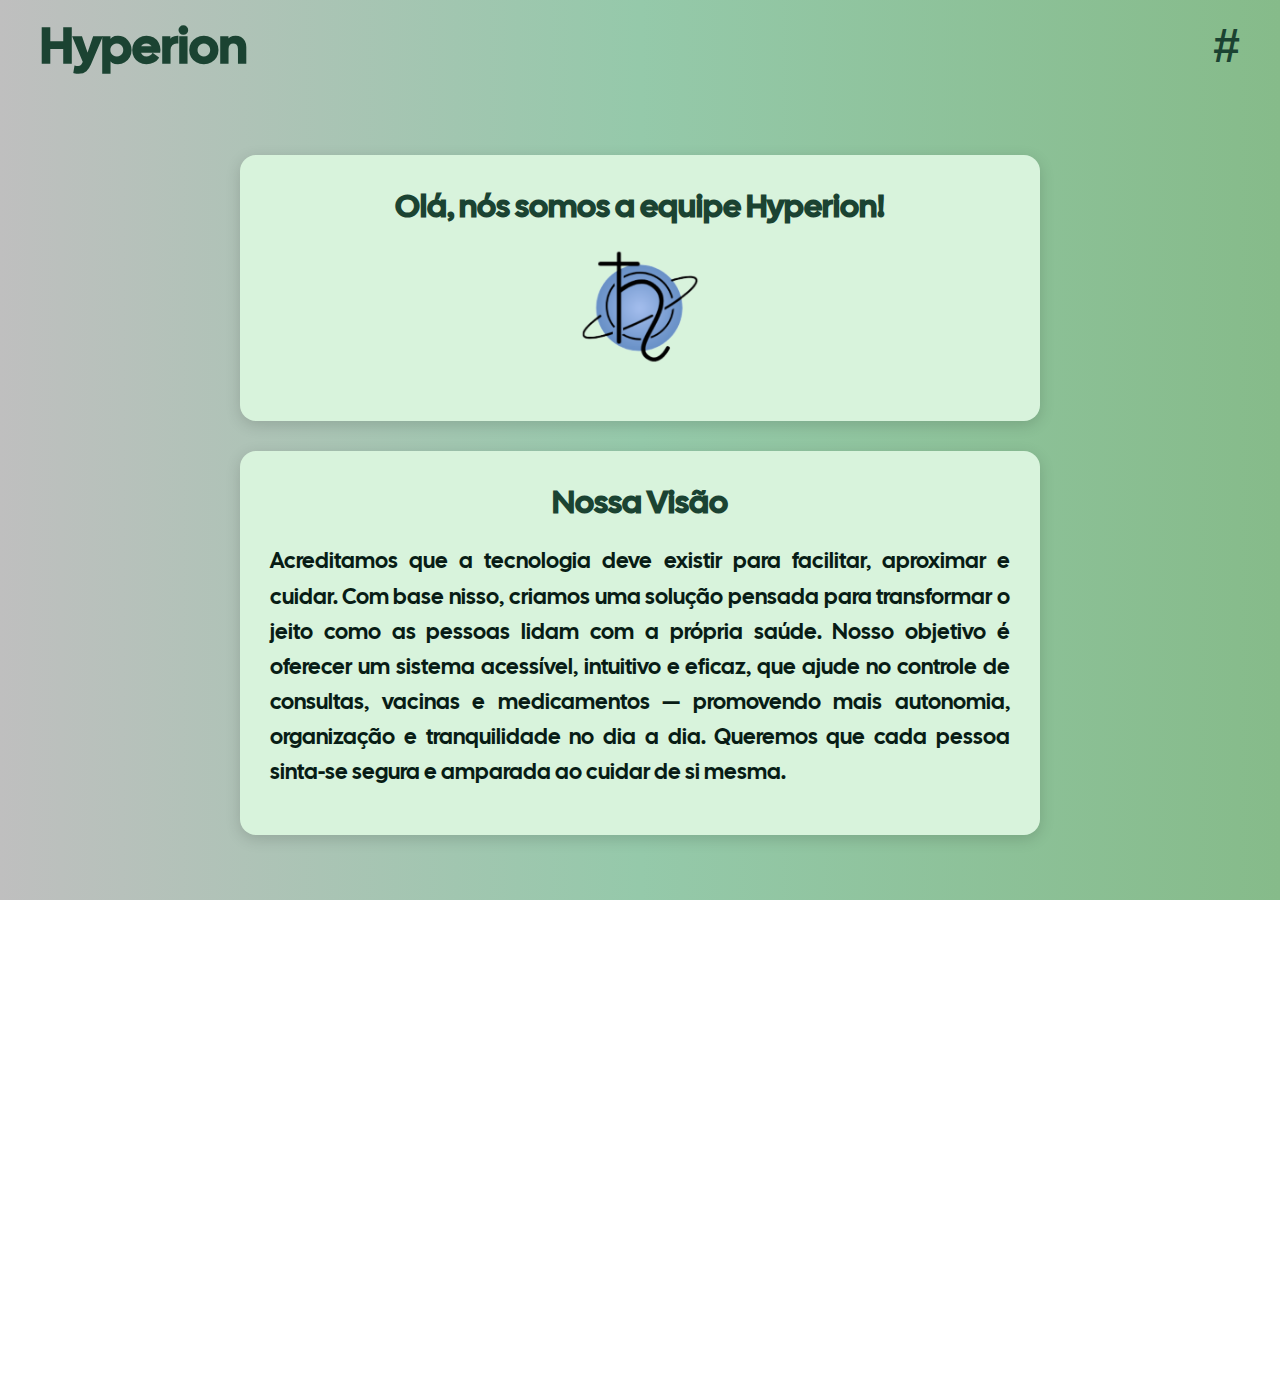
<file: index.html>
<!DOCTYPE html>
<html lang="pt-br">
<head>
    <meta charset="UTF-8">
    <meta http-equiv="X-UA-Compatible" content="IE=edge">
    <meta name="viewport" content="width=device-width, initial-scale=1.0">
    <title>Redirecionando...</title>
    <script>
        function redirecionar() {
            // Defina o URL para o qual você deseja redirecionar
            var urlDestino = "./home/index.html"; // Substitua pelo URL desejado

            // Redireciona o usuário para o novo URL
            window.location.href = urlDestino;
        }

        // Chama a função de redirecionamento assim que a página carrega
        window.onload = redirecionar;

        // Opcional: Defina um tempo limite para o redirecionamento (em milissegundos)
        setTimeout(redirecionar, 5000); // Redireciona após 5 segundos
    </script>
</head>
<body>
    <p>Você será redirecionado em breve...</p>
    </body>
</html>
</file>
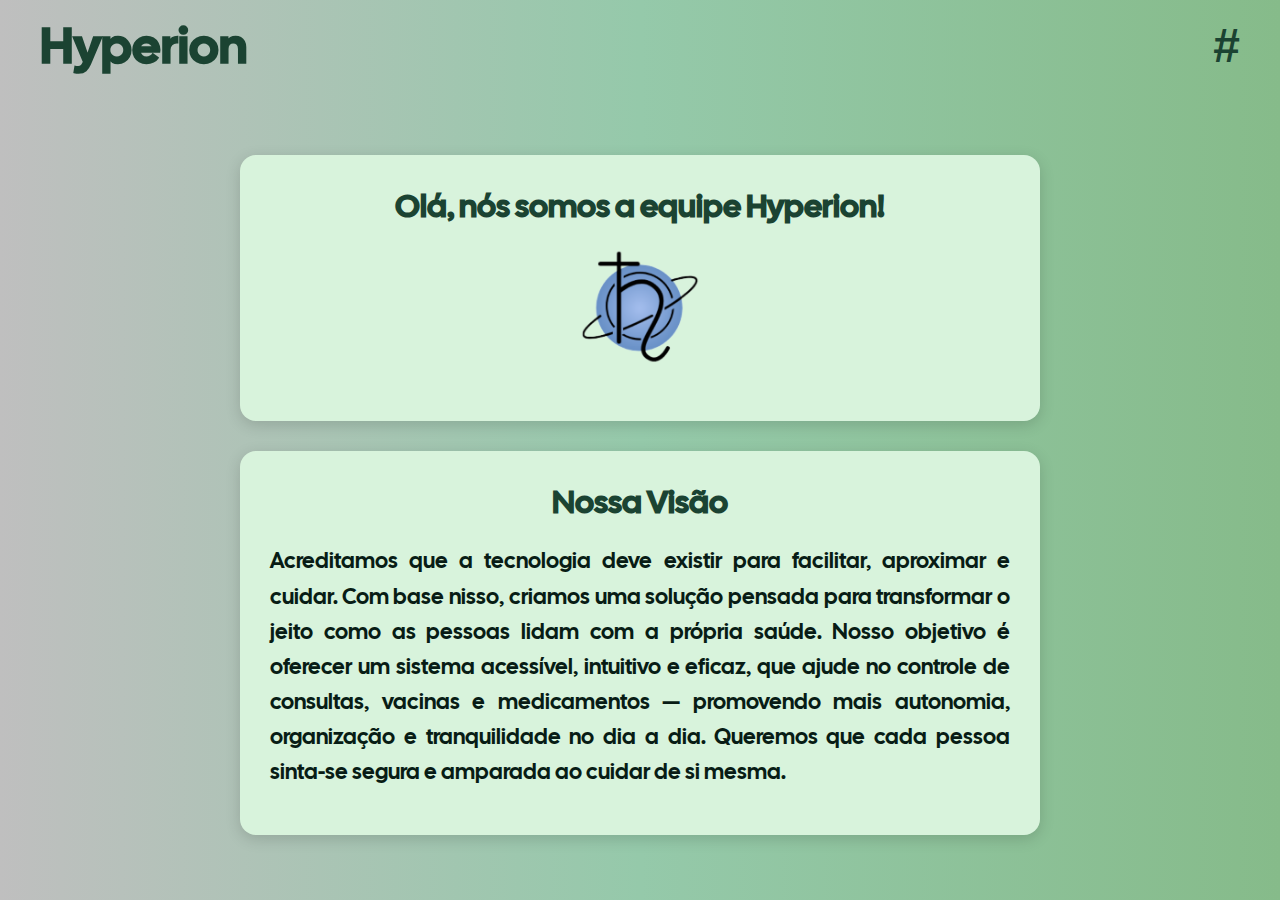
<file: home/index.html>
<!DOCTYPE html>
<html lang="en">
  <head>
    <meta charset="UTF-8" />
    <meta name="viewport" content="width=device-width, initial-scale=1.0" />
    <title>Hyperion page</title>
    <link rel="stylesheet" href="style.css" />
    <link rel="stylesheet" href="../style.css">
  </head>
  <body>
    <nav class="navbar">
      <h1>Hyperion</h1>
      <div class="menu-items">
        <a href="../home/index.html" class="menu-item">Home</a>
        <a href="../project/project.html" class="menu-item">O Projeto</a>
        <a href="../team/team.html" class="menu-item">Equipe</a>
        <a href="../technologies/technologies.html" class="menu-item">Tecnologias</a>
        <a href="../contact/contact.html" class="menu-item">Contato</a>
      </div>
      <button id="navbar-button" class="mobile-menu">#</button>
      <div id="menu-items-mobile" class="menu-items-mobile">
        <button id="navbar-button" class="mobile-menu">#</button>
        <a href="../home/index.html" class="menu-item">Home</a>
        <a href="../project/project.html" class="menu-item">O Projeto</a>
        <a href="../team/team.html" class="menu-item">Equipe</a>
        <a href="../technologies/technologies.html" class="menu-item">Tecnologias</a>
        <a href="../contact/contact.html" class="menu-item">Contato</a>
      </div>
    </nav>

    <section class="home-content">
      <div class="card welcome">
        <h2 class="title">Olá, nós somos a equipe Hyperion!</h2>
        <img src="../img/HyperionIcon.png" alt="Hyperion" />
      </div>      

      <div class="card texts">
        <h2 class="title">Nossa Visão</h2>
        <p>
            Acreditamos que a tecnologia deve existir para facilitar, aproximar e cuidar. Com base nisso, criamos uma 
            solução pensada para transformar o jeito como as pessoas lidam com a própria saúde. Nosso objetivo é oferecer 
            um sistema acessível, intuitivo e eficaz, que ajude no controle de consultas, vacinas e medicamentos — promovendo 
            mais autonomia, organização e tranquilidade no dia a dia. Queremos que cada pessoa sinta-se segura e amparada ao 
            cuidar de si mesma.
        </p>
      </div>
    </section>
    <script src="../script.js"></script>
  </body>
</html>
</file>
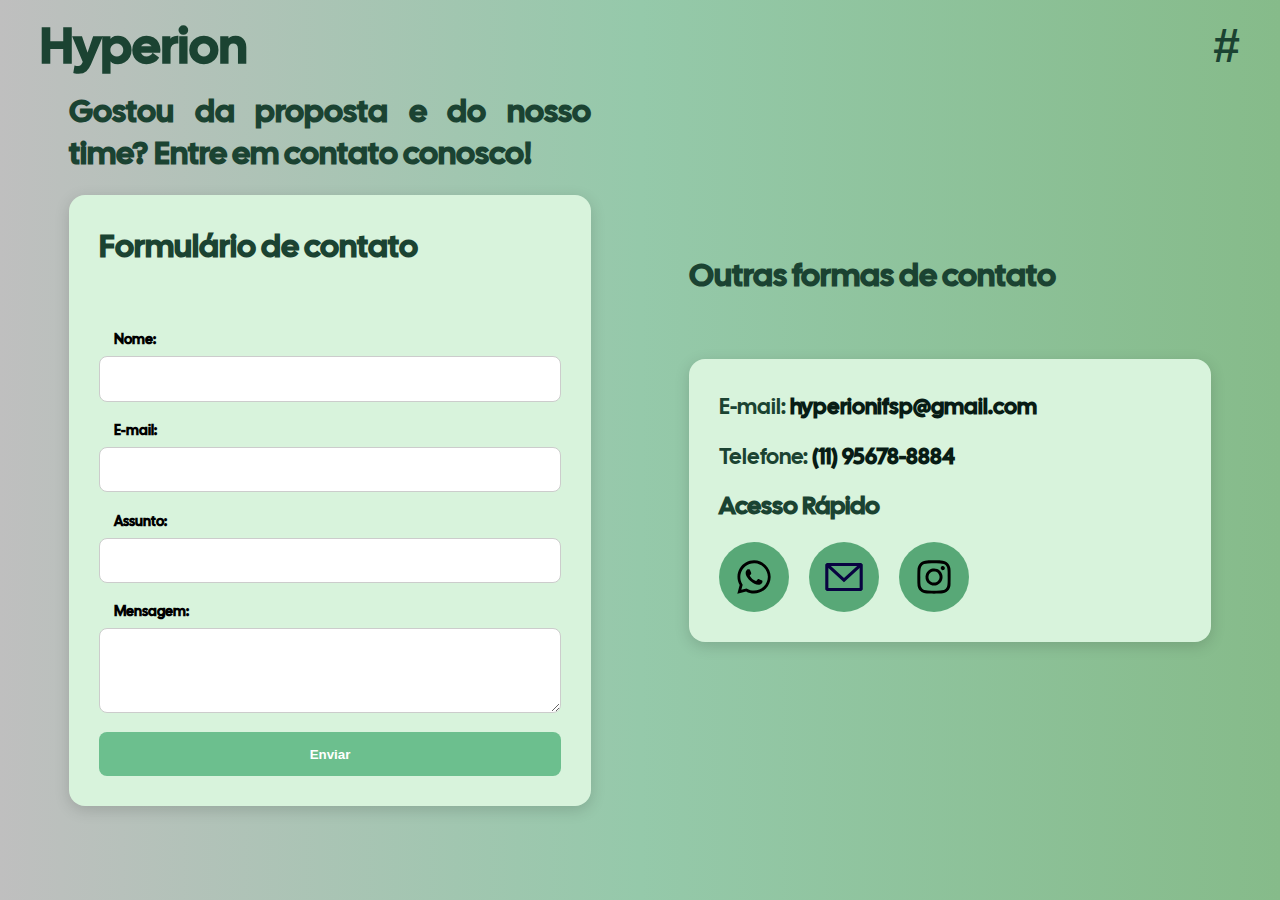
<file: contact/contact.html>
<!DOCTYPE html>
<html lang="en">
  <head>
    <meta charset="UTF-8" />
    <meta name="viewport" content="width=device-width, initial-scale=1.0" />
    <title>Hyperion Page</title>
    <link rel="stylesheet" href="contact.css" />
    <link rel="stylesheet" href="../style.css">
  </head>
  <body>
    <nav class="navbar">
        <h1>Hyperion</h1>
        <div class="menu-items">
          <a href="../home/index.html" class="menu-item">Home</a>
          <a href="../project/project.html" class="menu-item">O Projeto</a>
          <a href="../team/team.html" class="menu-item">Equipe</a>
          <a href="../technologies/technologies.html" class="menu-item">Tecnologias</a>
          <a href="../contact/contact.html" class="menu-item">Contato</a>
        </div>
        <button id="navbar-button" class="mobile-menu">#</button>
        <div id="menu-items-mobile" class="menu-items-mobile">
          <button id="navbar-button" class="mobile-menu">#</button>
          <a href="../home/index.html" class="menu-item">Home</a>
          <a href="../project/project.html" class="menu-item">O Projeto</a>
          <a href="../team/team.html" class="menu-item">Equipe</a>
          <a href="../technologies/technologies.html" class="menu-item">Tecnologias</a>
          <a href="../contact/contact.html" class="menu-item">Contato</a>
        </div>
      </nav>

    <section class="contact-section">

        <div class="form-container">
            <h2 class="title">Gostou da proposta e do nosso time? Entre em contato conosco!</h2>
    
            <div class="card">
                <h2 class="title">Formulário de contato</h3>
    
                <form class="contact-form">
                    <div class="form-group">
                        <label for="name">Nome:</label>
                        <input type="text" id="name" name="name" required />
                    </div>
            
                    <div class="form-group">
                        <label for="email">E-mail:</label>
                        <input type="email" id="email" name="email" required />
                    </div>
            
                    <div class="form-group">
                        <label for="subject">Assunto:</label>
                        <input type="text" id="subject" name="subject" required />
                    </div>
            
                    <div class="form-group">
                        <label for="message">Mensagem:</label>
                        <textarea id="message" name="message" rows="3" required></textarea>
                    </div>
            
                    <button type="submit" class="submit-button">Enviar</button>
                </form>
            </div>
        </div>

        <div class="line-container">
            <div class="vertical-line"></div>
        </div>

        <div class="other-contact">
            <h2 class="title">Outras formas de contato</h2>
            <div class="card">
                <p class="email">E-mail: <b>hyperionifsp&#64gmail.com</b></p>
                <p class="email">Telefone: <b>(11) 95678-8884</b></p>

                <div class="quick-access">
                    <h3>Acesso Rápido</h3>
                    <div class="links">
                        <span class="circle"><img src="../img/icons/whatsapp.svg" alt="whatsapp"></span>
                        <span class="circle"><img src="../img/icons/email.svg" alt="email"></span>
                        <span class="circle"><img src="../img/icons/instagram.svg" alt="instagram"></span>
                    </div>
                </div>
            </div>
        </div>
    </section>
    <script src="../script.js"></script>
  </body>
</html>
</file>
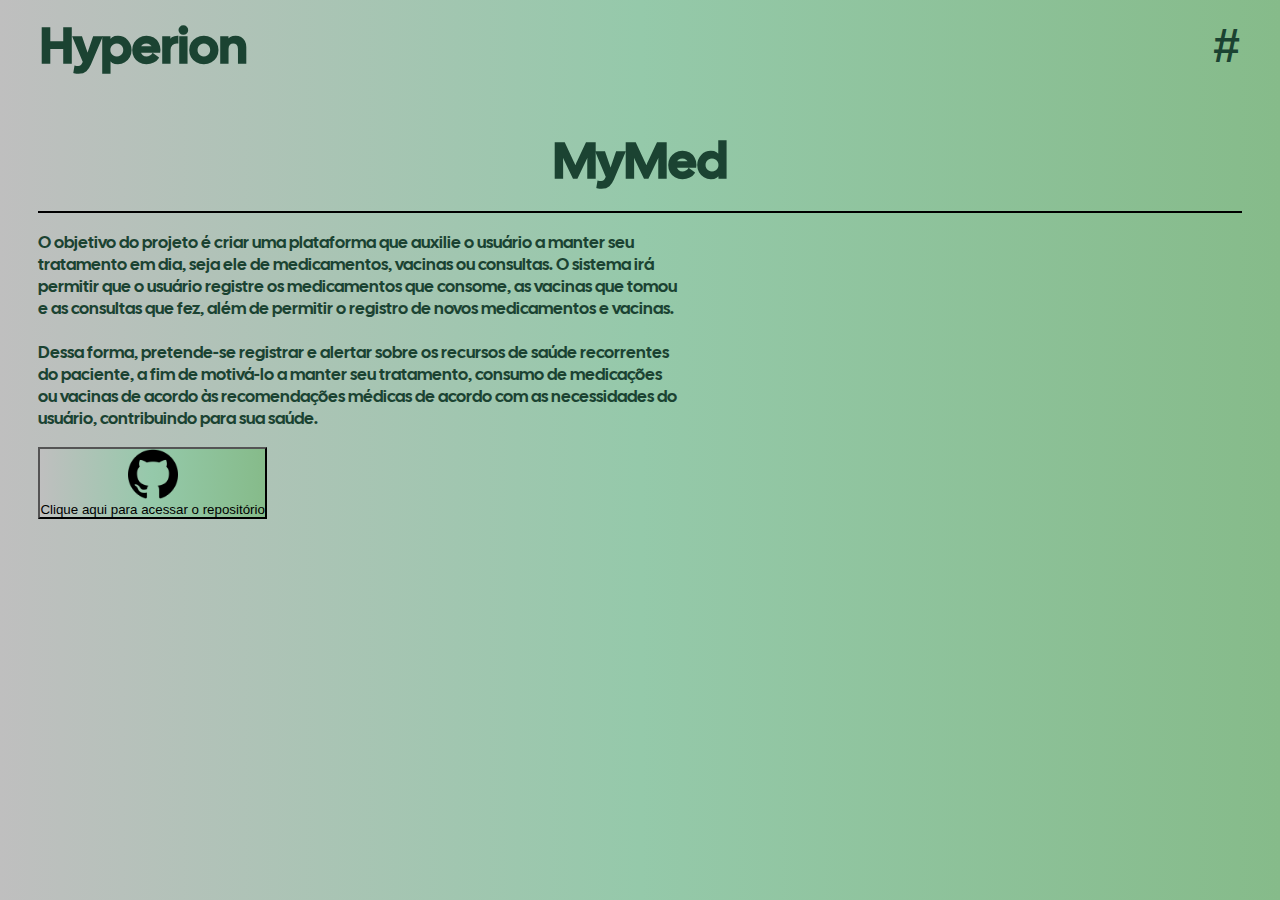
<file: project/project.html>
<!DOCTYPE html>
<html lang="en">
  <head>
    <meta charset="UTF-8" />
    <meta name="viewport" content="width=device-width, initial-scale=1.0" />
    <title>Hyperion Page</title>
    <link rel="stylesheet" href="project.css" />
    <link rel="stylesheet" href="../style.css">
  </head>
  <body>
    <nav class="navbar">
      <h1>Hyperion</h1>
      <div class="menu-items">
        <a href="../home/index.html" class="menu-item">Home</a>
        <a href="../project/project.html" class="menu-item">O Projeto</a>
        <a href="../team/team.html" class="menu-item">Equipe</a>
        <a href="../technologies/technologies.html" class="menu-item">Tecnologias</a>
        <a href="../contact/contact.html" class="menu-item">Contato</a>
      </div>
      <button id="navbar-button" class="mobile-menu">#</button>
      <div id="menu-items-mobile" class="menu-items-mobile">
        <button id="navbar-button" class="mobile-menu">#</button>
        <a href="../home/index.html" class="menu-item">Home</a>
        <a href="../project/project.html" class="menu-item">O Projeto</a>
        <a href="../team/team.html" class="menu-item">Equipe</a>
        <a href="../technologies/technologies.html" class="menu-item">Tecnologias</a>
        <a href="../contact/contact.html" class="menu-item">Contato</a>
      </div>
    </nav>
    <div class="all-container">
    <div class="title">
      <h1>MyMed</h1>
    </div>
    <br>
    <hr color="black">
    <br>
    <section class="text">
      <p>O objetivo do projeto é criar uma plataforma que auxilie o usuário a manter seu
        tratamento em dia, seja ele de medicamentos, vacinas ou consultas. O sistema irá permitir
        que o usuário registre os medicamentos que consome, as vacinas que tomou e as consultas
        que fez, além de permitir o registro de novos medicamentos e vacinas.<br><br>
        Dessa forma, pretende-se registrar e alertar sobre os recursos de saúde recorrentes
        do paciente, a fim de motivá-lo a manter seu tratamento, consumo de medicações ou
        vacinas de acordo às recomendações médicas de acordo com as necessidades do usuário,
        contribuindo para sua saúde.</p>
    </section>

    
      <br>
      
        <button class="botao">
          <a href="https://github.com/Hyperion-IFSP/">
        <img src="../img/icons/gitlogo.png" class="gitlogo" alt="">
        <br>
        Clique aqui para acessar o repositório   
      </a>
        
      </button>

  </div>
  <script src="../script.js"></script>
  </body>
</html>
</file>
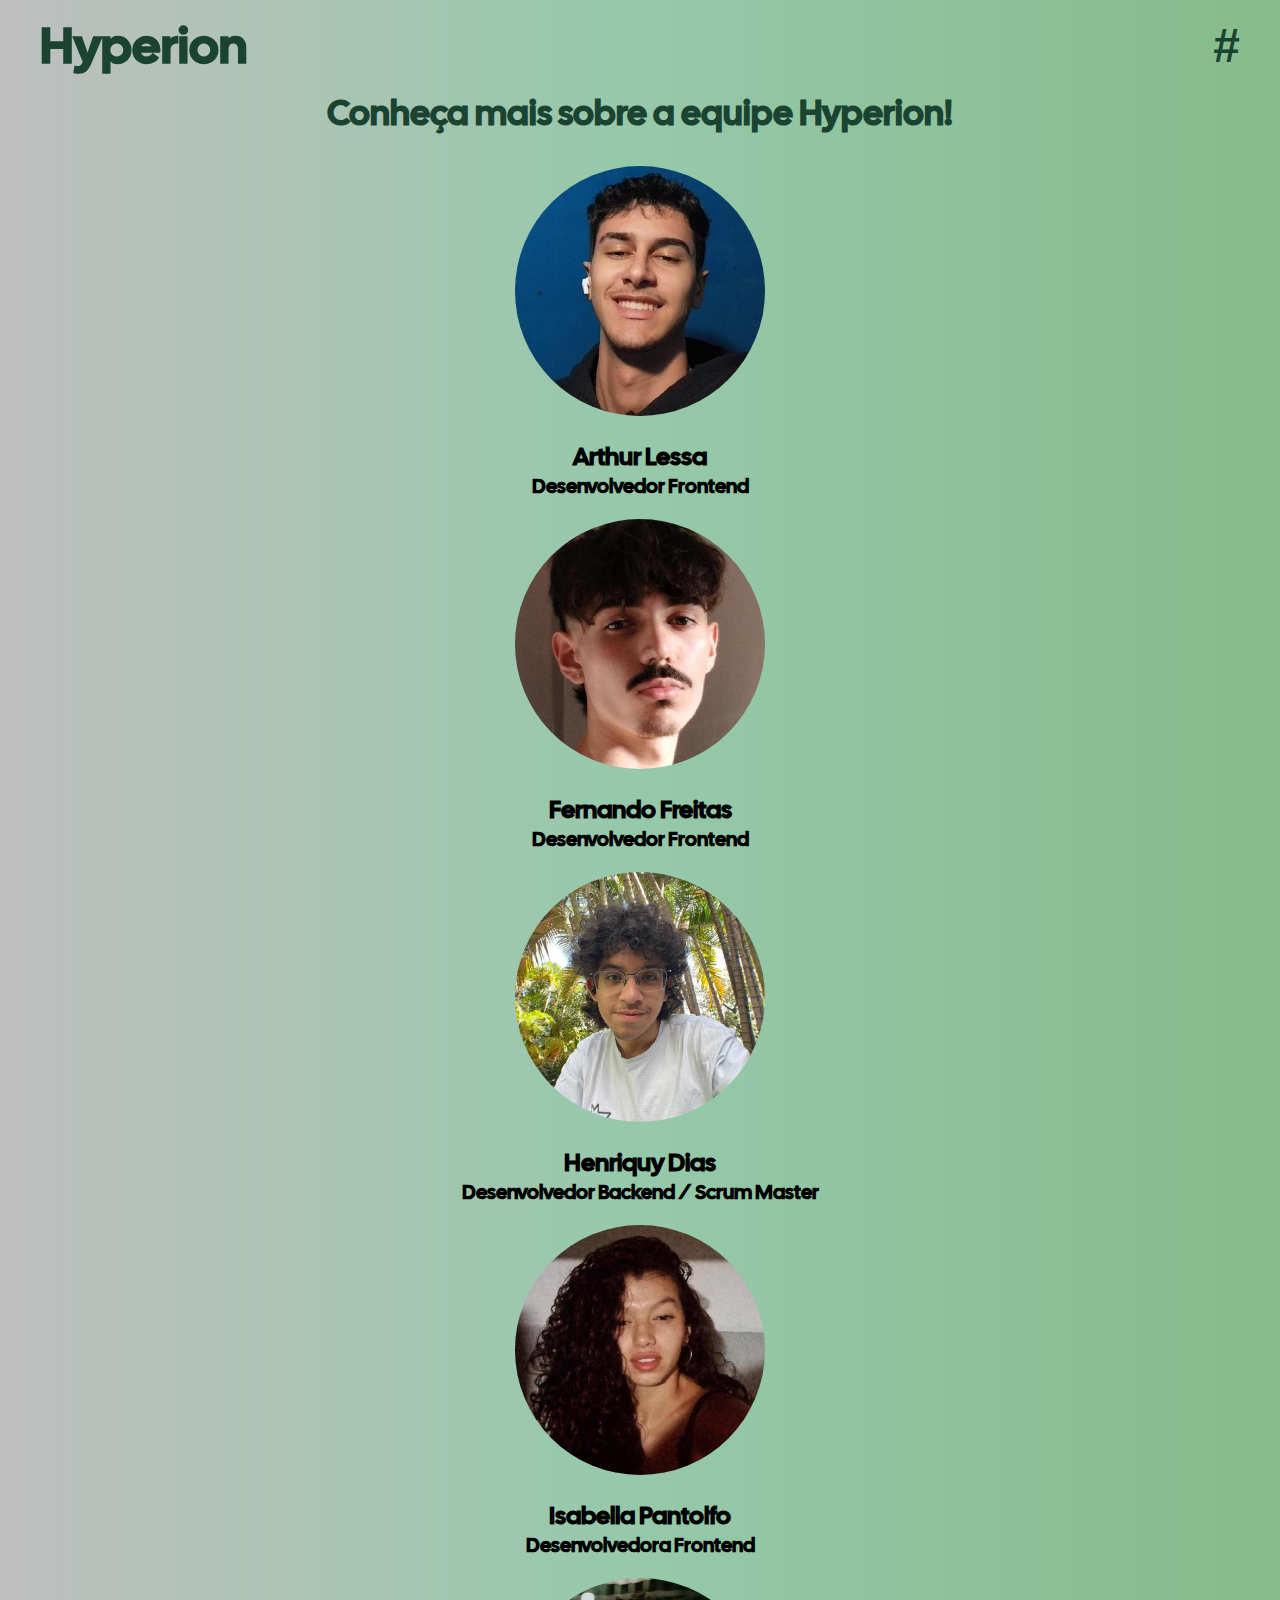
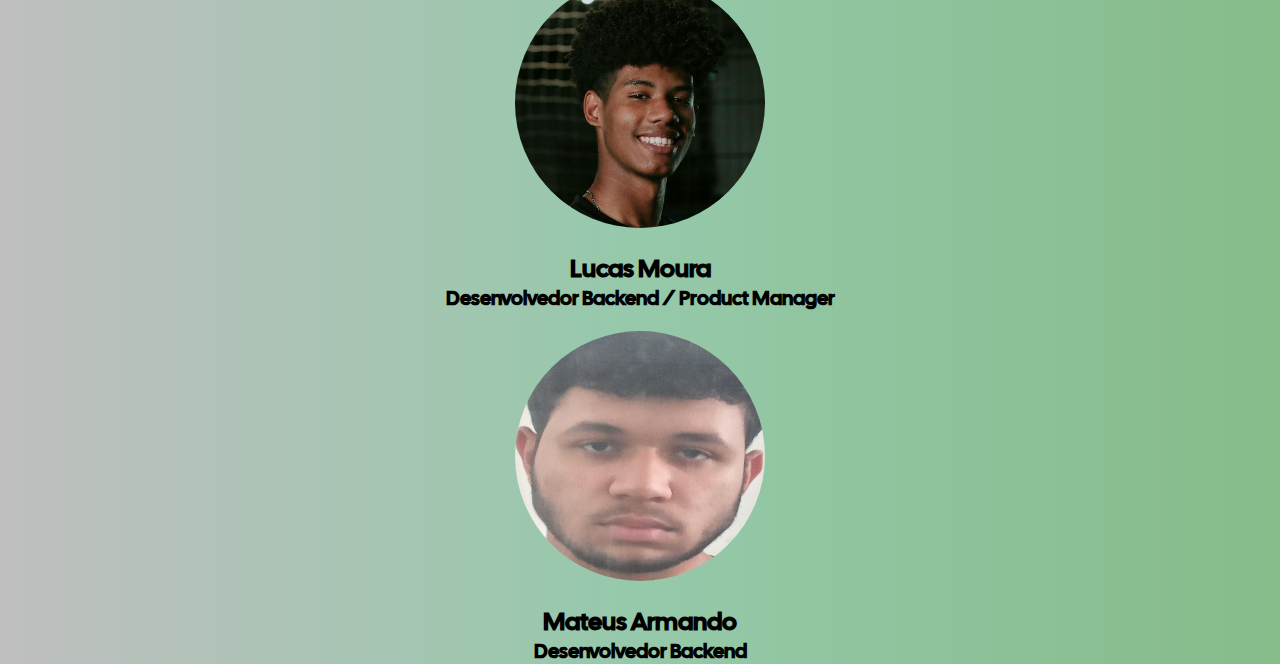
<file: team/team.html>
<!DOCTYPE html>
<html lang="en">
  <head>
    <meta charset="UTF-8" />
    <meta name="viewport" content="width=device-width, initial-scale=1.0" />
    <title>Hyperion Page</title>
    <link rel="stylesheet" href="team.css" />
    <link rel="stylesheet" href="../style.css">
  </head>
  <body>
    <nav class="navbar">
      <h1>Hyperion</h1>
      <div class="menu-items">
        <a href="../home/index.html" class="menu-item">Home</a>
        <a href="../project/project.html" class="menu-item">O Projeto</a>
        <a href="../team/team.html" class="menu-item">Equipe</a>
        <a href="../technologies/technologies.html" class="menu-item">Tecnologias</a>
        <a href="../contact/contact.html" class="menu-item">Contato</a>
      </div>
      <button id="navbar-button" class="mobile-menu">#</button>
      <div id="menu-items-mobile" class="menu-items-mobile">
        <button id="navbar-button" class="mobile-menu">#</button>
        <a href="../home/index.html" class="menu-item">Home</a>
        <a href="../project/project.html" class="menu-item">O Projeto</a>
        <a href="../team/team.html" class="menu-item">Equipe</a>
        <a href="../technologies/technologies.html" class="menu-item">Tecnologias</a>
        <a href="../contact/contact.html" class="menu-item">Contato</a>
      </div>
    </nav>

    <section class="team">
      <h2 class="title">Conheça mais sobre a equipe Hyperion!</h2> 
      <div class="members">
        <div class="member">
          <a href="https://github.com/arthur-lessa" target="_blank">
            <img src="../img/members/Arthur.jpeg" alt="Arthur">
          </a>
          <h3>Arthur Lessa</h3>
          <h4>Desenvolvedor Frontend</h4>
        </div>

        <div class="member">
          <a href="https://github.com/ferr-ffk" target="_blank">
            <img src="../img/members/Fernando.jpeg" alt="Fernando">
          </a>
          <h3>Fernando Freitas</h3>
          <h4>Desenvolvedor Frontend</h4>
        </div>

        <div class="member">
          <a href="https://github.com/henriquydta" target="_blank">
            <img src="../img/members/Henry.jpeg" alt="Henry">
          </a>
          <h3>Henriquy Dias</h3>
          <h4>Desenvolvedor Backend / Scrum Master</h4>
        </div>

        <div class="member">
          <a href="https://github.com/pantolfoo" target="_blank">
            <img src="../img/members/Isabella.jpeg" alt="Isabella">
          </a>
          <h3>Isabella Pantolfo</h3>
          <h4>Desenvolvedora Frontend</h4>
        </div>

        <div class="member">
          <a href="https://github.com/mouraluck" target="_blank">
            <img src="../img/members/Lucas.jpeg" alt="Lucas">
          </a>
          <h3>Lucas Moura</h3>
          <h4>Desenvolvedor Backend / Product Manager</h4>
        </div>

        <div class="member">
          <a href="https://github.com/MateusKekw">
            <img src="../img/members/Mateus.jpg" alt="Mateus">
          </a>
          <h3>Mateus Armando</h3>
          <h4>Desenvolvedor Backend</h4>
        </div>
      </div>
    </section>
    <script src="../script.js"></script>
  </body>
</html>
</file>
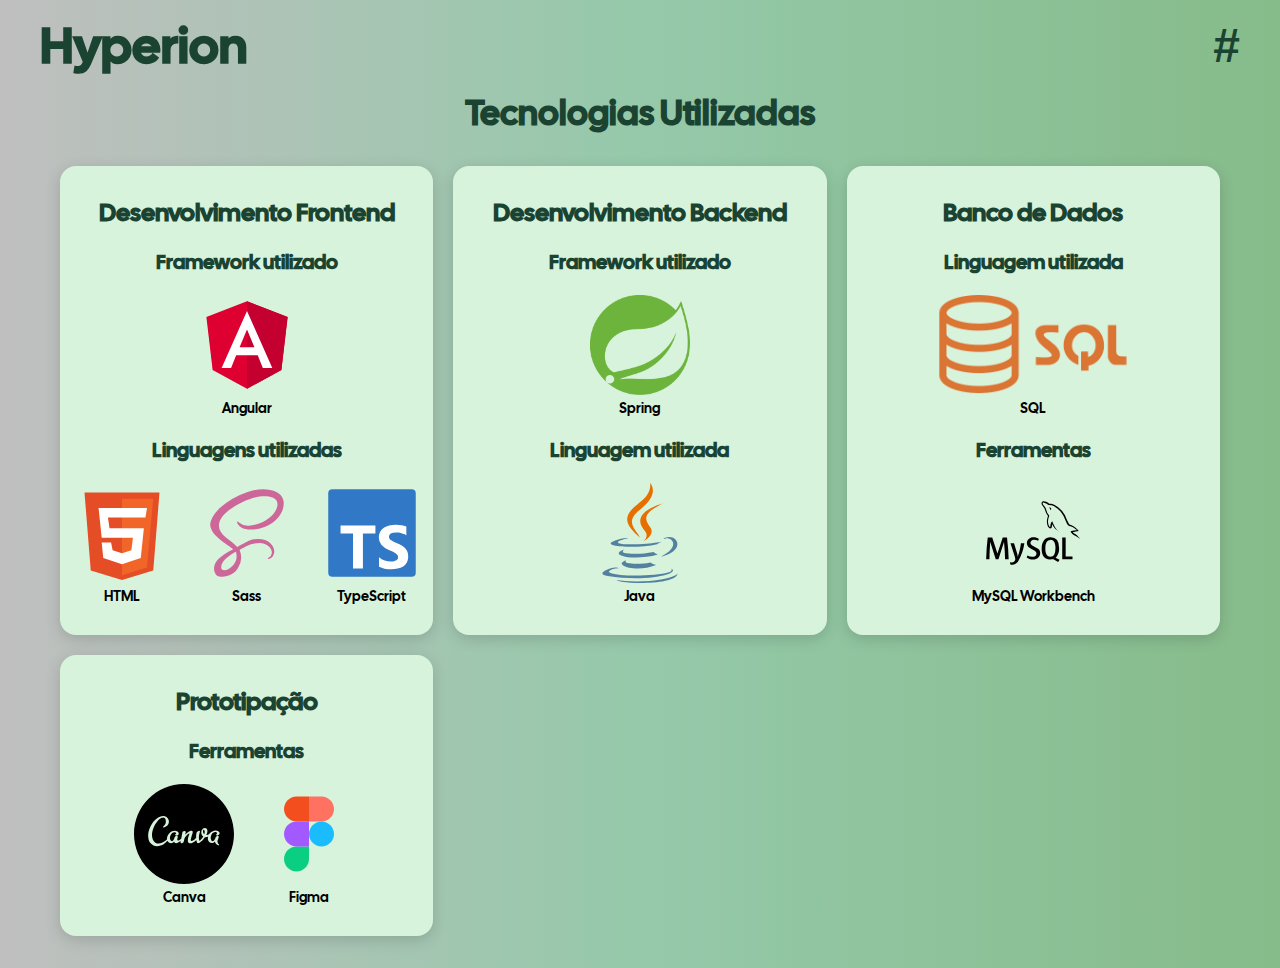
<file: technologies/technologies.html>
<!DOCTYPE html>
<html lang="en">
  <head>
    <meta charset="UTF-8" />
    <meta name="viewport" content="width=device-width, initial-scale=1.0" />
    <title>Hyperion Page</title>
    <link rel="stylesheet" href="technologies.css" />
    <link rel="stylesheet" href="../style.css">
  </head>
  <body>
    <nav class="navbar">
      <h1>Hyperion</h1>
      <div class="menu-items">
        <a href="../home/index.html" class="menu-item">Home</a>
        <a href="../project/project.html" class="menu-item">O Projeto</a>
        <a href="../team/team.html" class="menu-item">Equipe</a>
        <a href="../technologies/technologies.html" class="menu-item">Tecnologias</a>
        <a href="../contact/contact.html" class="menu-item">Contato</a>
      </div>
      <button id="navbar-button" class="mobile-menu">#</button>
      <div id="menu-items-mobile" class="menu-items-mobile">
        <button id="navbar-button" class="mobile-menu">#</button>
        <a href="../home/index.html" class="menu-item">Home</a>
        <a href="../project/project.html" class="menu-item">O Projeto</a>
        <a href="../team/team.html" class="menu-item">Equipe</a>
        <a href="../technologies/technologies.html" class="menu-item">Tecnologias</a>
        <a href="../contact/contact.html" class="menu-item">Contato</a>
      </div>
    </nav>

    <section class="technologies-section">
      <h2 class="title">Tecnologias Utilizadas</h2>

      <div class="tech-cards-container">
        <div class="card">
          <h3>Desenvolvimento Frontend</h3>

          <div class="card-content">
            <h4>Framework utilizado</h4>
            <div class="tech-item">
              <a href="https://angular.dev" target="_blank">
                <img src="../img/technologies/angular.svg" alt="Angular" />
              </a>
              <p>Angular</p>
            </div>

            <h4>Linguagens utilizadas</h4>
            <div class="row-items">
              <div class="tech-item">
                <a
                  href="https://developer.mozilla.org/pt-BR/docs/Web/HTML"
                  target="_blank"
                >
                  <img src="../img/technologies/html.svg" alt="HTML" />
                </a>
                <p>HTML</p>
              </div>

              <div class="tech-item">
                <a href="https://sass-lang.com/documentation/" target="_blank">
                  <img src="../img/technologies/sass.svg" alt="CSS" />
                </a>
                <p>Sass</p>
              </div>

              <div class="tech-item">
                <a href="https://www.typescriptlang.org/docs/" target="_blank">
                  <img
                    src="../img/technologies/typescript.svg"
                    alt="Typescript"
                  />
                </a>
                <p>TypeScript</p>
              </div>
            </div>
          </div>
        </div>

        <div class="card">
          <h3>Desenvolvimento Backend</h3>

          <div class="card-content">
            <h4>Framework utilizado</h4>
            <div class="tech-item">
              <a href="https://spring.io/projects/spring-boot" target="_blank">
                <img src="../img/technologies/spring.png" alt="Spring" />
              </a>
              <p>Spring</p>
            </div>

            <h4>Linguagem utilizada</h4>
            <div class="tech-item">
              <a href="https://www.java.com/pt-BR/" target="_blank">
                <img src="../img/technologies/java.svg" alt="Java" />
              </a>
              <p>Java</p>
            </div>
          </div>
        </div>

        <div class="card">
          <h3>Banco de Dados</h3>

          <div class="card-content">
            <h4>Linguagem utilizada</h4>
            <div class="tech-item">
              <a
                href="https://learn.microsoft.com/pt-br/sql/?view=sql-server-ver16"
                target="_blank"
              >
                <img src="../img/technologies/SQL.png" alt="SQL" />
              </a>
              <p>SQL</p>
            </div>

            <h4>Ferramentas</h4>
            <div class="tech-item">
              <a
                href="https://www.mysql.com/products/workbench/"
                target="_blank"
              >
                <img src="../img/technologies/mysql.svg" alt="MySQL" />
              </a>
              <p>MySQL Workbench</p>
            </div>
          </div>
        </div>

        <div class="card">
          <h3>Prototipação</h3>

          <div class="card-content">
            <h4>Ferramentas</h4>
            <div class="row-items">
              <div class="tech-item">
                <a href="https://www.canva.com" target="_blank">
                  <img src="../img/technologies/canva.svg" alt="Canva" />
                </a>
                <p>Canva</p>
              </div>

              <div class="tech-item">
                <a href="https://www.figma.com" target="_blank">
                  <img src="../img/technologies/figma.svg" alt="Figma" />
                </a>
                <p>Figma</p>
              </div>
            </div>
          </div>
        </div>
      </div>
    </section>
    <script src="../script.js"></script>
  </body>
</html>
</file>
<file: home/style.css>
@import url('https://fonts.googleapis.com/css2?family=Cal+Sans&display=swap');

html,
* {
    margin: 0;
}

body {
    background: linear-gradient(90deg, #bfbfbf, #95c9aa, #86bb8a);
    font-family: 'Cal Sans', sans-serif;
}

.navbar {
    display: flex;
    justify-content: start;
    align-items: center;
    height: 90px;
    padding: 0 40px;

    .menu-items {
        display: flex;
        gap: 30px;

        a {
            position: relative;
            color: #1b4332;
            font-size: 30px;
            text-decoration: none !important;
            transition: transform 0.3s ease;

            &::after {
                content: "";
                position: absolute;
                left: 0;
                bottom: -5px;
                width: 0;
                height: 2px;
                background-color: #1b4332;
                transition: width 0.3s ease;
            }

            &:hover {
                transform: translateY(-4px);

                &::after {
                    width: 100%;
                }
            }
        }
    }
}

.home-content {
    display: flex;
    flex-direction: column;
    align-items: center;
    justify-content: center;
    gap: 30px;
    padding: 0 60px;
    min-height: calc(100vh - 90px);

    .card {
        background-color: #d8f3dc;
        border-radius: 16px;
        padding: 30px;
        max-width: 800px;
        width: 100%;
        box-shadow: 0 4px 15px rgba(0, 0, 0, 0.15);
        transition: transform 0.3s ease, box-shadow 0.3s ease;
        text-align: center;

        &:hover {
            transform: translateY(-5px);
            box-shadow: 0 10px 20px rgba(0, 0, 0, 0.25);
        }

        h2.title {
            font-size: 32px;
            margin-bottom: 20px;
            color: #1b4332;
        }

        img {
            max-width: 120px;
            margin-bottom: 20px;
        }

        p {
            font-size: 22px;
            color: #081c15;
            line-height: 1.6;
            margin-bottom: 15px;
            text-align: justify;
        }
    }
}
</file>
<file: style.css>
@import url('https://fonts.googleapis.com/css2?family=Cal+Sans&display=swap');

html,
* {
    box-sizing: border-box;
    margin: 0;
    padding: 0;
}

html, body {
    height: 100%;
    width: 100%;
}

html {
    background: linear-gradient(90deg, #bfbfbf, #95c9aa, #86bb8a);
    font-family: 'Cal Sans', sans-serif;

    overflow-x: hidden;
}

section {
    display: flex;
    flex-direction: column;
    justify-content: center;
    align-items: center;
    gap: 20px;
}

a {
    text-decoration: none;
}

a:visited {
    color: #1b4332;
}

h1 {
    font-size: 50px;
    color: #1b4332;
    text-align: center;
    font-weight: bolder;
}

.navbar {
    display: flex;
    justify-content: space-between;
    align-items: center;
    height: 90px;
    padding: 0 40px;

    position: sticky;

    .menu-items {
        display: flex;
        gap: 30px;

        a {
            position: relative;
            color: #1b4332;
            font-size: 30px;
            text-decoration: none !important;
            transition: transform 0.3s ease;

            &::after {
                content: "";
                position: absolute;
                left: 0;
                bottom: -5px;
                width: 0;
                height: 2px;
                background-color: #1b4332;
                transition: width 0.3s ease;
            }

            &:hover {
                transform: translateY(-4px);

                &::after {
                    width: 100%;
                }
            }
        }
    }

    .menu-items-mobile {
        display: none;
    }

    button.mobile-menu {
        display: none;
    }
}

@supports (animation-timeline: scroll()) {
    .navbar {
        /* Define a animação */
        animation: scroll 0.75s ease-in-out both;

        /* A animação irá ocorrer com base no scroll do mouse */
        animation-timeline: scroll();

        /* define o minimo/maximo da animação, ou seja, ela estará completa ao 10dvh */
        animation-range: 0dvh 10dvh;
    }
}

@keyframes scroll {
    /* FIXME: tem algum problema de estilo na home em que a página trava quando vc rola pra baixo, vo deixar isso quieto por enquanto... */
    /* to {
        background-color: #bfbfbf;
        -webkit-backdrop-filter: blur(5px);
        backdrop-filter: blur(5px);
    } */
}

@media (max-width: 1366px) {
    .navbar {
        .menu-items {
            display: none;
        }

        .menu-items-mobile {
            padding-inline: 1rem;

            display: flex;
            flex-direction: column;
            align-items: end;

            width: 50dvw;
            height: 100dvh;

            border-left: #1b4332 2px solid;

            font-size: 1.625rem;

            top: 0;
            bottom: 0;
            right: 0;
            position: fixed;
            z-index: 2;

            background: linear-gradient(90deg, #bfbfbf, #95c9aa, #86bb8a);

            * {
                margin: 1.125rem;
            }
        }

        button.mobile-menu {
            display: unset;
            z-index: 1;

            border: none;
            background: transparent;
            color: #1b4332;
            font-size: 3rem;
            font-weight: bold;
        }
    }

    body {
        font-size: 14px !important;
    }
}
</file>
<file: contact/contact.css>
.contact-section {
    gap: 20px;
    padding: 0 60px;
    display: flex;
    flex-direction: row;

    h2.title {
        text-align: justify;
        font-size: 32px;
        margin-bottom: 20px;
        color: #1b4332;
        height: 85px;
    }
}

.form-container {
    width: 45%;
    display: flex;
    flex-direction: column;
}

.card {
    background-color: #d8f3dc;
    border-radius: 16px;
    padding: 30px;
    box-shadow: 0 4px 15px rgba(0, 0, 0, 0.15);
    transition: transform 0.3s ease, box-shadow 0.3s ease;
    text-align: center;

    &:hover {
        transform: translateY(-5px);
        box-shadow: 0 10px 20px rgba(0, 0, 0, 0.25);
    }

    h2.title {
        font-size: 32px;
        margin-bottom: 20px;
        color: #1b4332;
    }

    img {
        max-width: 120px;
        margin-bottom: 20px;
    }

    p {
        font-size: 22px;
        color: #081c15;
        line-height: 1.6;
        margin-bottom: 15px;
        text-align: justify;
    }

    .email {
        color: #1b4332;

        b {
            color: #081c15;
        }
    }

    .quick-access {
        display: flex;
        flex-direction: column;
        gap: 20px;

        h3 {
            text-align: justify;
            font-size: 25px;
            color: #1b4332;
        }

        .links {
            display: flex;
            gap: 20px;
        }
    }
}

.contact-form {
    display: flex;
    flex-direction: column;
    gap: 1.2rem;

    .form-group {
        display: flex;
        flex-direction: column;

        label {
            display: flex;
            padding-left: 15px;
            font-weight: 600;
            margin-bottom: 0.5rem;
        }

        input,
        textarea {
            padding: 0.8rem 1rem;
            border: 1px solid #ccc;
            border-radius: 8px;
            font-size: 1rem;
            transition: border-color 0.3s;

            &:focus {
                border-color: #6cbf8e;
                outline: none;
            }
        }

        textarea {
            resize: vertical;
        }
    }

    .submit-button {
        padding: 0.9rem 1.2rem;
        background-color: #6cbf8e;
        color: #fff;
        font-weight: bold;
        border: none;
        border-radius: 8px;
        cursor: pointer;
        transition: background-color 0.3s;

        &:hover {
            background-color: #58a877;
        }
    }
}

.line-container {
    display: flex;
    justify-content: center;
    align-items: center;
    width: 5%;

    .vertical-line {
        background-color: #081c15;
        width: 5px;
        height: 100%;
        border-radius: 20px;
    }
}

.other-contact {
    display: flex;
    width: 45%;
    flex-direction: column;
}

.circle {
    display: flex;
    justify-content: center;
    align-items: center;
    width: 70px;
    height: 70px;
    border-radius: 50%;
    background-color: #58a877;
    transition: ease 0.3s;
    cursor: pointer;

    &:hover {
        transform: scale(1.1);
    }

    img {
        margin: 0;
        display: flex;
        justify-content: center;
        align-items: center;
        width: 50px;
        height: 50px;
    }

    .whatsapp-icon {
        width: 40px;
        height: 40px;
    }
}

@media (max-width: 600px) {
    .contact-section {
        padding: 2rem 1rem;

        .card {
            padding: 1.5rem;
        }
    }
}
</file>
<file: project/project.css>
.title{
    color: #1b4332;
}
.text {
    width: 50vw;
    font-size:larger;
    color: #1b4332;
}
.botao 
{   display: flex;
    background: linear-gradient(90deg, #bfbfbf, #95c9aa, #86bb8a);
    display: flex;
    justify-content: center;
    align-items: center;
    flex-direction: column;
    cursor: pointer;
}
.botao:hover {
    transition: 300ms;
        transform: translateY(-5px);
        box-shadow: 0 10px 20px rgba(0, 0, 0, 0.25);
}
.gitlogo {
    width: 50px;
    height: 50px;
}



a {
    

    list-style: none;
    color: black;
    text-decoration: none;
}
.all-container {
    margin: 3%;
}
 
@media screen and (max-width: 768px) {
    .text {
        width: 100%;
    }
    
}
</file>
<file: team/team.css>
.team {
    display: flex;
    padding: 0 60px;
    flex-direction: column;
    gap: 30px;

    h2.title {
        text-align: center;
        font-size: 35px;
        color: #1b4332;
    }

    .members {
        display: grid;
        grid-template-columns: repeat(auto-fit, minmax(400px, 1fr));
        gap: 20px;

        .member {
            display: flex;
            justify-content: center;
            align-items: center;
            flex-direction: column;

            img {
                width: 250px;
                height: 250px;
                border-radius: 50%;
                margin-bottom: 20px;
                transition: ease 0.3s;

                &:hover {
                    transform: scale(1.05);
                }
            }

            h3 {
                font-size: 25px;
            }

            h4 {
                font-size: 20px;
            }
        }
    }
}
</file>
<file: technologies/technologies.css>
.technologies-section {
    display: flex;
    justify-content: center;
    flex-direction: column;
    padding: 0 60px;
    gap: 30px;

    h2.title {
        font-size: 35px;
        color: #1b4332;
        text-align: center;       
    }
}

.tech-cards-container {
    display: grid;
    grid-template-columns: minmax(300px, 1fr) minmax(300px, 1fr) minmax(300px, 1fr);
    gap: 20px;

    margin-bottom: 2rem;

    .card {
        background-color: #d8f3dc;
        display: flex;
        flex-direction: column;
        align-items: center;
        border-radius: 16px;
        padding: 30px;
        box-shadow: 0 4px 15px rgba(0, 0, 0, 0.15);
        transition: transform 0.3s ease, box-shadow 0.3s ease;
        gap: 20px;

        &:hover {
            transform: translateY(-5px);
            box-shadow: 0 10px 20px rgba(0, 0, 0, 0.25);
        }

        .card-content {
            display: flex;
            align-items: center;
            justify-content: center;
            flex-direction: column;
            gap: 20px;
            width: fit-content;
            height: 100%;
        }

        h3 {
            font-size: 25px;
            color: #1b4332;
            text-align: center;
        }

        h4 {
            font-size: 20px;
            color: #1b4332;
            text-align: center;
        }

        .row-items {
            display: flex;
            justify-content: center;
            align-items: center;
            flex-direction: row;
            gap: 25px;
        }
    }
}

.tech-item {
    display: flex;
    flex-direction: column;
    align-items: center;

    img {
        width: auto;
        height: 100px;
    }
}
</file>
